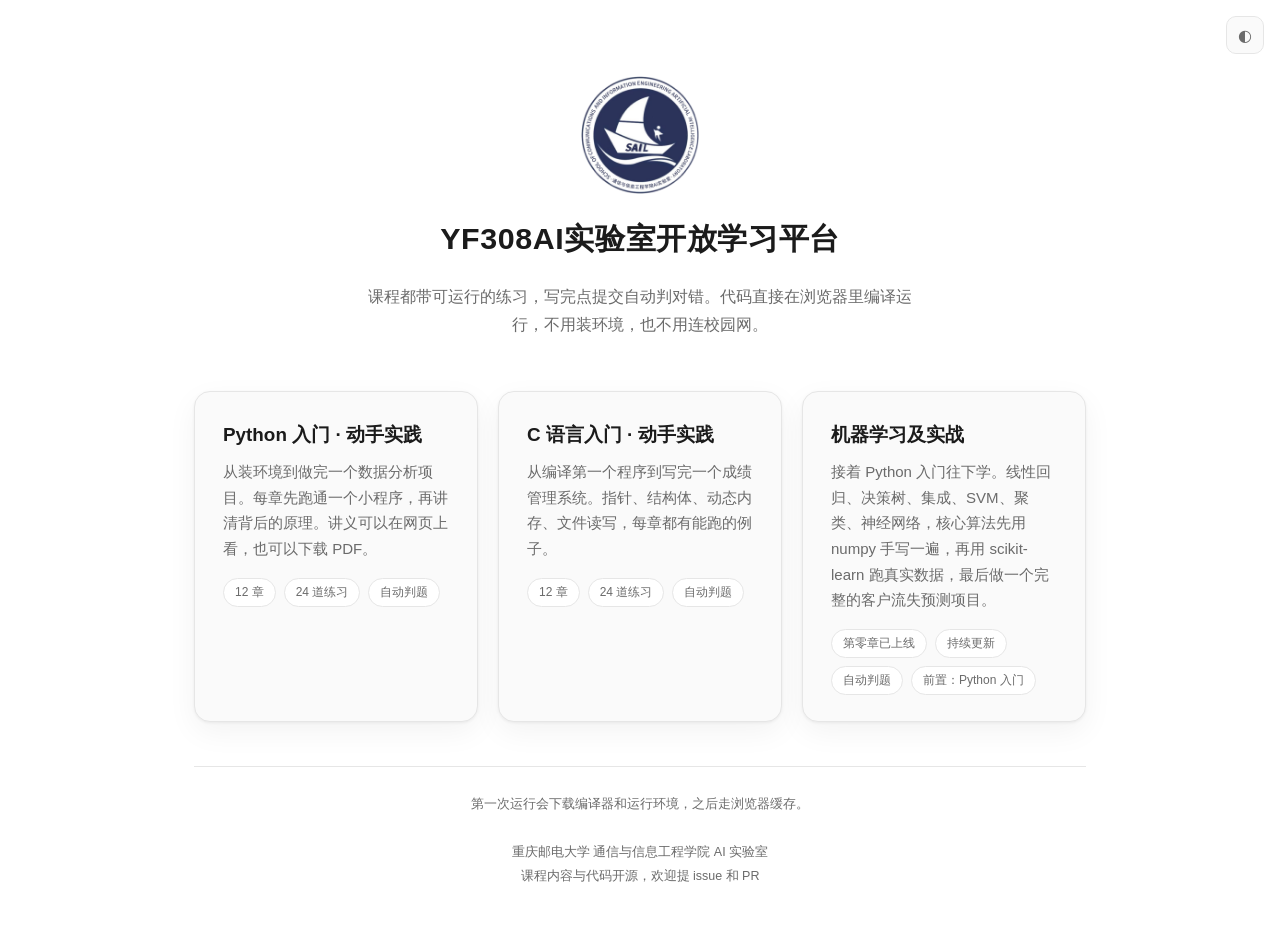
<file: index.html>
<!doctype html>
<html lang="zh">
<head>
<meta charset="utf-8">
<meta name="viewport" content="width=device-width, initial-scale=1">
<title>YF308AI实验室开放学习平台</title>
<link rel="icon" href="assets/favicon.png">
<link rel="apple-touch-icon" href="assets/logo-180.png">
<script src="assets/theme.js"></script>
<style>
:root{
  --bg:#ffffff; --fg:#1b1b1b; --muted:#6b6b6b; --line:#e6e6e6; --card:#fafafa;
  --brand:#30385c; --shadow:0 1px 3px rgba(0,0,0,.06),0 10px 30px rgba(0,0,0,.05);
}
:root[data-theme=dark]{
  --bg:#121316; --fg:#eceded; --muted:#9a9c9f; --line:#2a2c31; --card:#191b1f;
  --brand:#9fb0e8; --shadow:0 1px 3px rgba(0,0,0,.4),0 10px 30px rgba(0,0,0,.35);
}
*{box-sizing:border-box}
body{margin:0;background:var(--bg);color:var(--fg);font-size:16px;line-height:1.75;
  font-family:-apple-system,"Segoe UI",Roboto,"PingFang SC","Microsoft YaHei",sans-serif;
  -webkit-font-smoothing:antialiased}
a{color:inherit;text-decoration:none}
.theme{position:fixed;top:16px;right:16px;width:38px;height:38px;border-radius:10px;cursor:pointer;
  background:var(--card);border:1px solid var(--line);color:var(--muted);font-size:16px}
.wrap{max-width:940px;margin:0 auto;padding:76px 24px 60px}
.head{display:flex;flex-direction:column;align-items:center;text-align:center;gap:18px;margin-bottom:52px}
.head img{width:118px;height:118px}
.head h1{font-size:1.9rem;font-weight:700;margin:0;letter-spacing:.02em}
.head p{color:var(--muted);margin:0;max-width:560px}
.cards{display:grid;grid-template-columns:repeat(auto-fit,minmax(270px,1fr));gap:20px}
.card{display:block;background:var(--card);border:1px solid var(--line);border-radius:16px;
  padding:26px 28px;box-shadow:var(--shadow);transition:transform .15s,border-color .15s}
.card:hover{transform:translateY(-3px);border-color:var(--brand)}
.card h2{font-size:1.18rem;margin:0 0 8px;font-weight:680}
.card p{color:var(--muted);font-size:.94rem;margin:0 0 16px;line-height:1.7}
.meta{display:flex;flex-wrap:wrap;gap:8px}
.pill{font-size:12px;color:var(--muted);background:var(--bg);border:1px solid var(--line);
  border-radius:20px;padding:3px 11px}
.status{margin-top:44px;border-top:1px solid var(--line);padding-top:26px;
  color:var(--muted);font-size:13px;text-align:center;min-height:22px}
.foot{margin-top:26px;color:var(--muted);font-size:12.5px;text-align:center;line-height:1.9}
@media(max-width:620px){.wrap{padding:52px 18px 40px}.head img{width:92px;height:92px}.head h1{font-size:1.5rem}}
</style>
</head>
<body>
<button class="theme" onclick="toggleTheme()" title="切换深浅色">◐</button>
<div class="wrap">
  <div class="head">
    <img src="assets/logo.png" alt="YF308AI实验室">
    <h1>YF308AI实验室开放学习平台</h1>
    <p>课程都带可运行的练习，写完点提交自动判对错。代码直接在浏览器里编译运行，不用装环境，也不用连校园网。</p>
  </div>

  <div class="cards">
    <a class="card" href="python/index.html">
      <h2>Python 入门 · 动手实践</h2>
      <p>从装环境到做完一个数据分析项目。每章先跑通一个小程序，再讲清背后的原理。讲义可以在网页上看，也可以下载 PDF。</p>
      <div class="meta"><span class="pill">12 章</span><span class="pill">24 道练习</span><span class="pill">自动判题</span></div>
    </a>
    <a class="card" href="c/index.html">
      <h2>C 语言入门 · 动手实践</h2>
      <p>从编译第一个程序到写完一个成绩管理系统。指针、结构体、动态内存、文件读写，每章都有能跑的例子。</p>
      <div class="meta"><span class="pill">12 章</span><span class="pill">24 道练习</span><span class="pill">自动判题</span></div>
    </a>
    <a class="card" href="ml/index.html">
      <h2>机器学习及实战</h2>
      <p>接着 Python 入门往下学。线性回归、决策树、集成、SVM、聚类、神经网络，核心算法先用 numpy 手写一遍，再用 scikit-learn 跑真实数据，最后做一个完整的客户流失预测项目。</p>
      <div class="meta"><span class="pill">第零章已上线</span><span class="pill">持续更新</span><span class="pill">自动判题</span><span class="pill">前置：Python 入门</span></div>
    </a>
  </div>

  <div class="status" id="status">第一次运行会下载编译器和运行环境，之后走浏览器缓存。</div>

  <div class="foot">
    重庆邮电大学 通信与信息工程学院 AI 实验室<br>
    课程内容与代码开源，欢迎提 issue 和 PR
  </div>
</div>
</body>
</html>
</file>
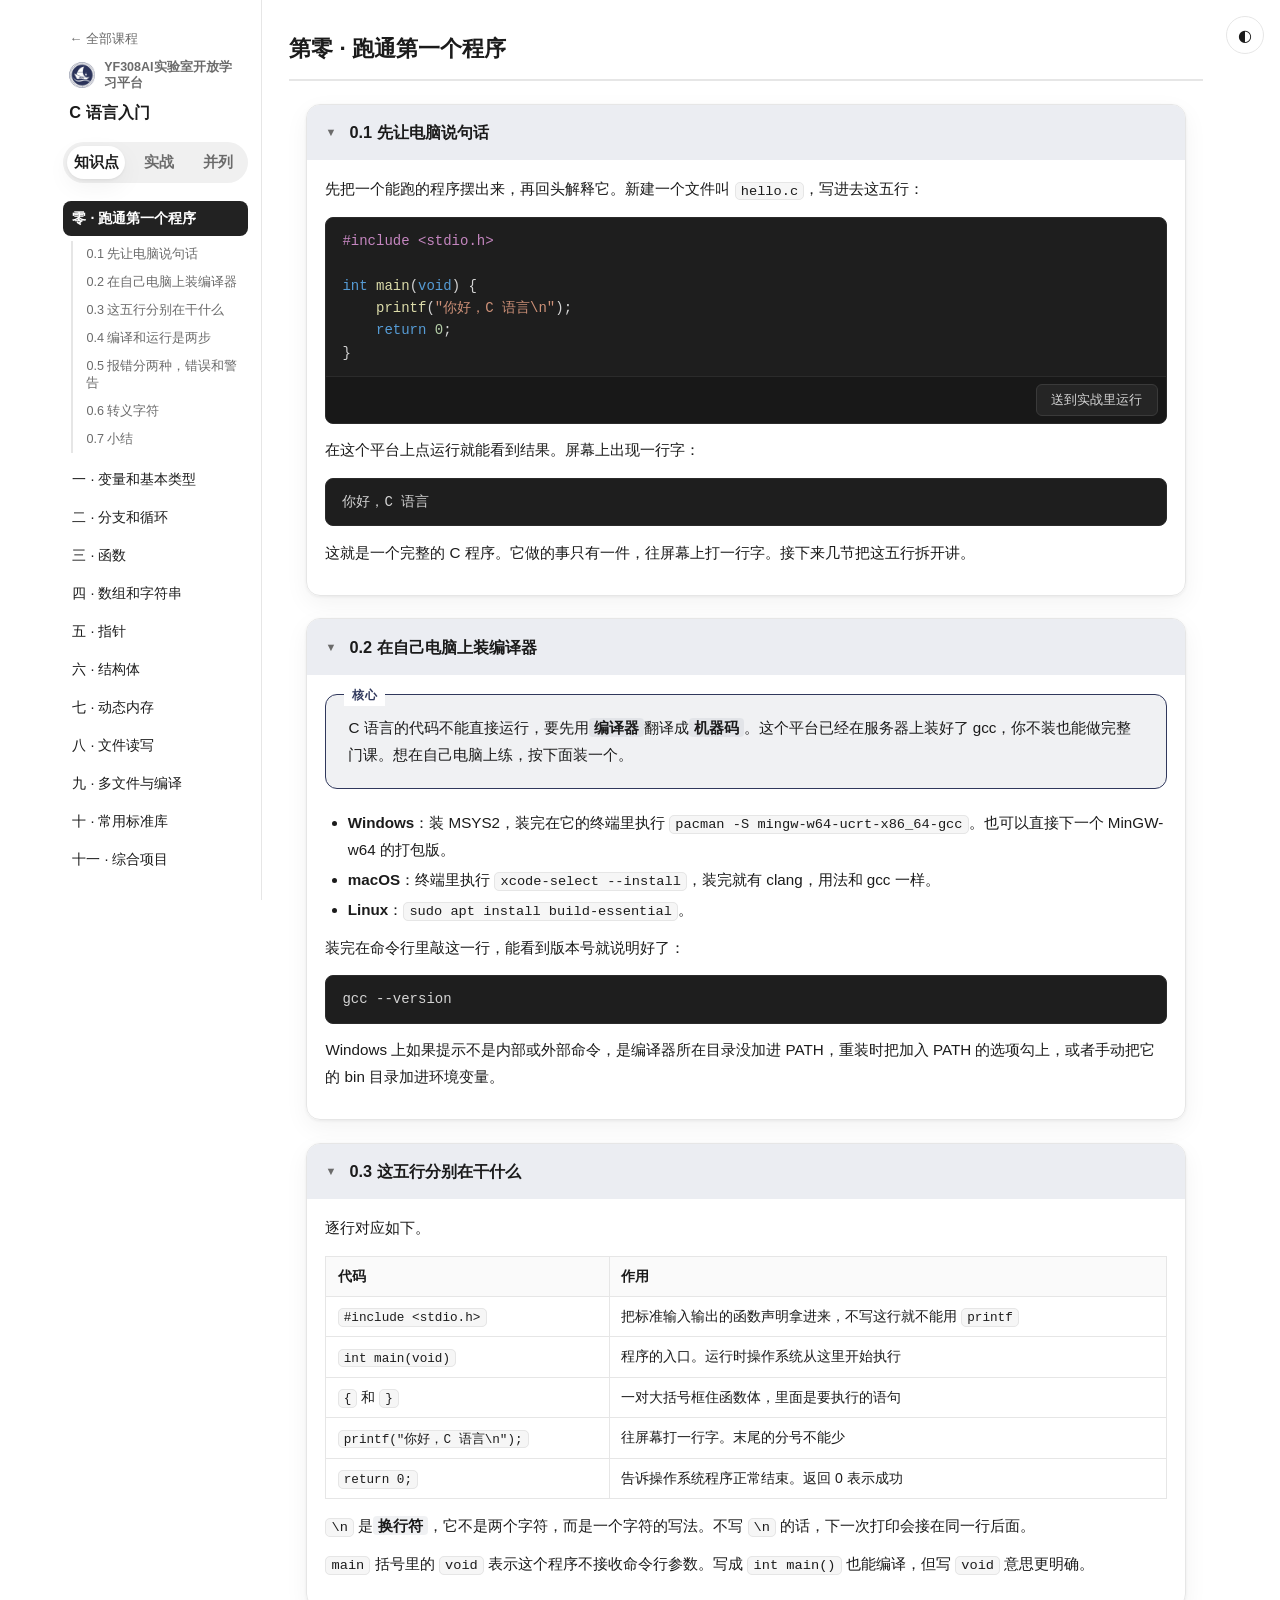
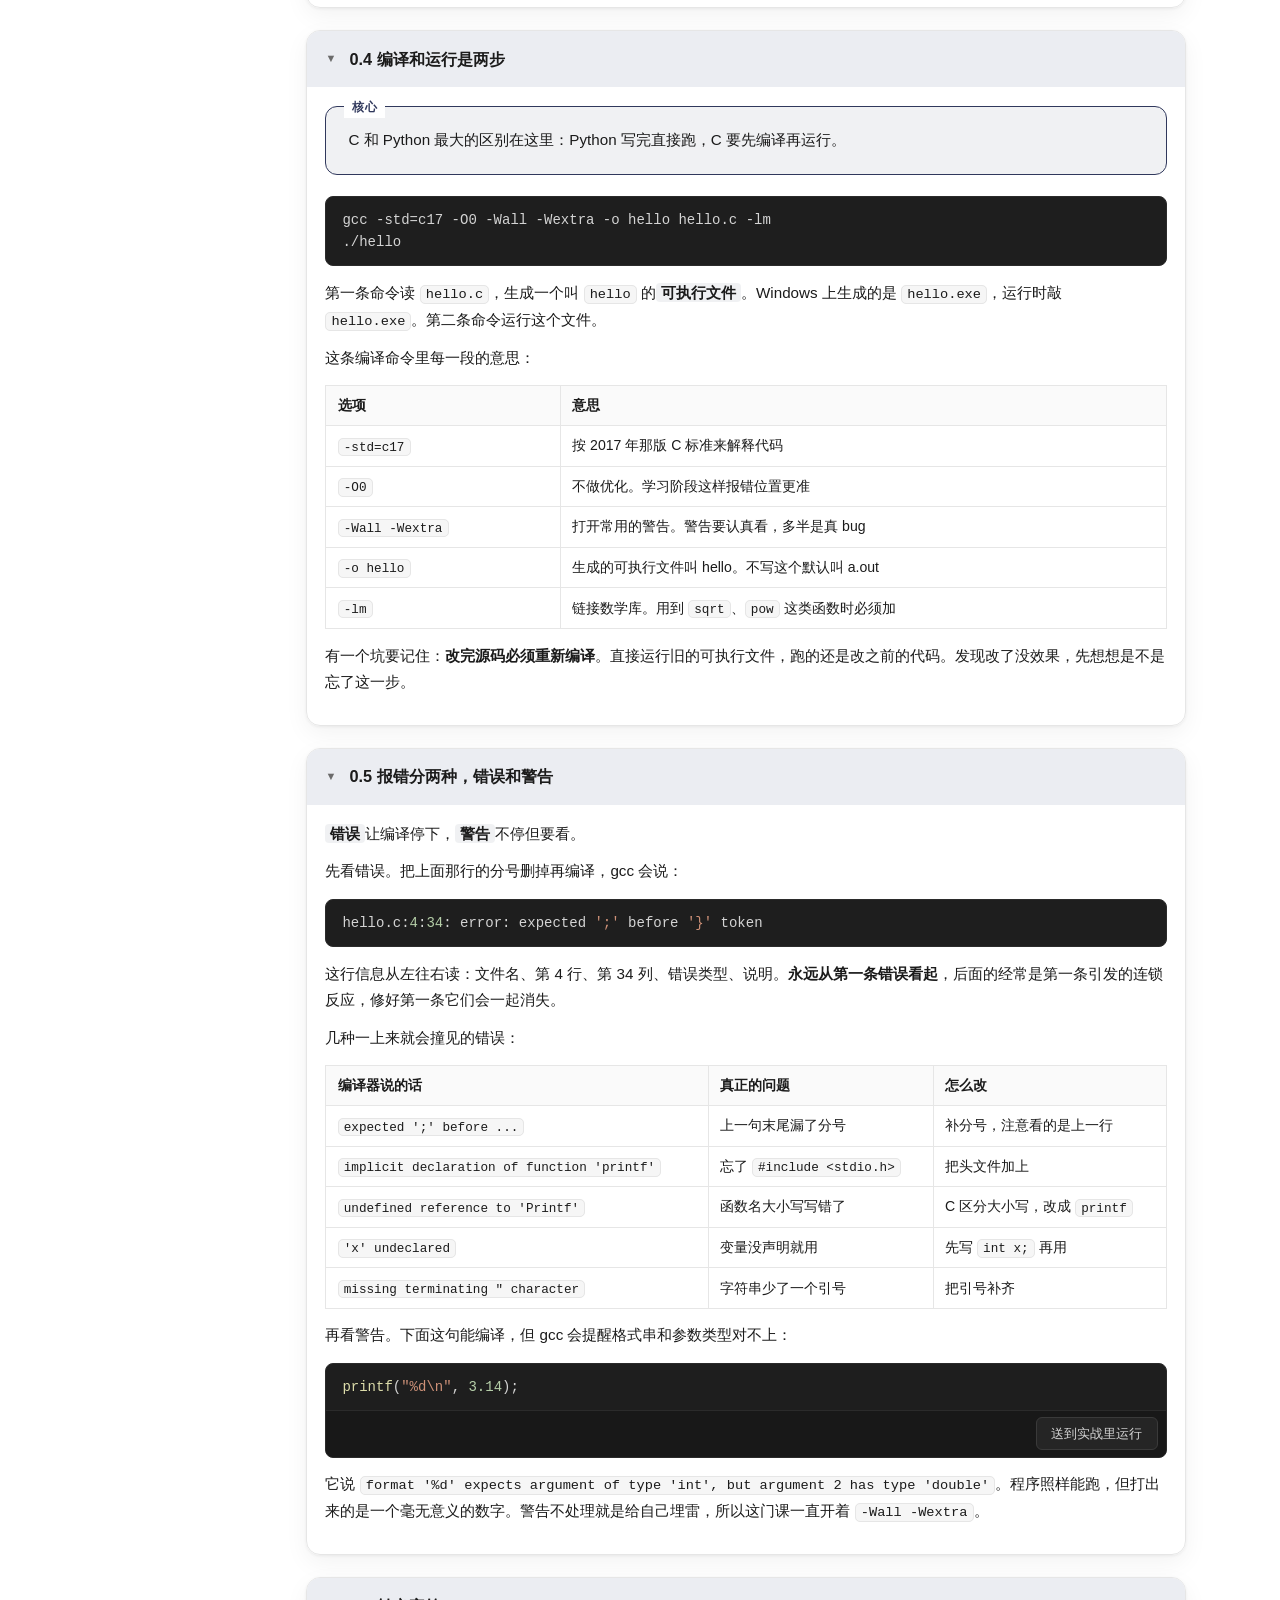
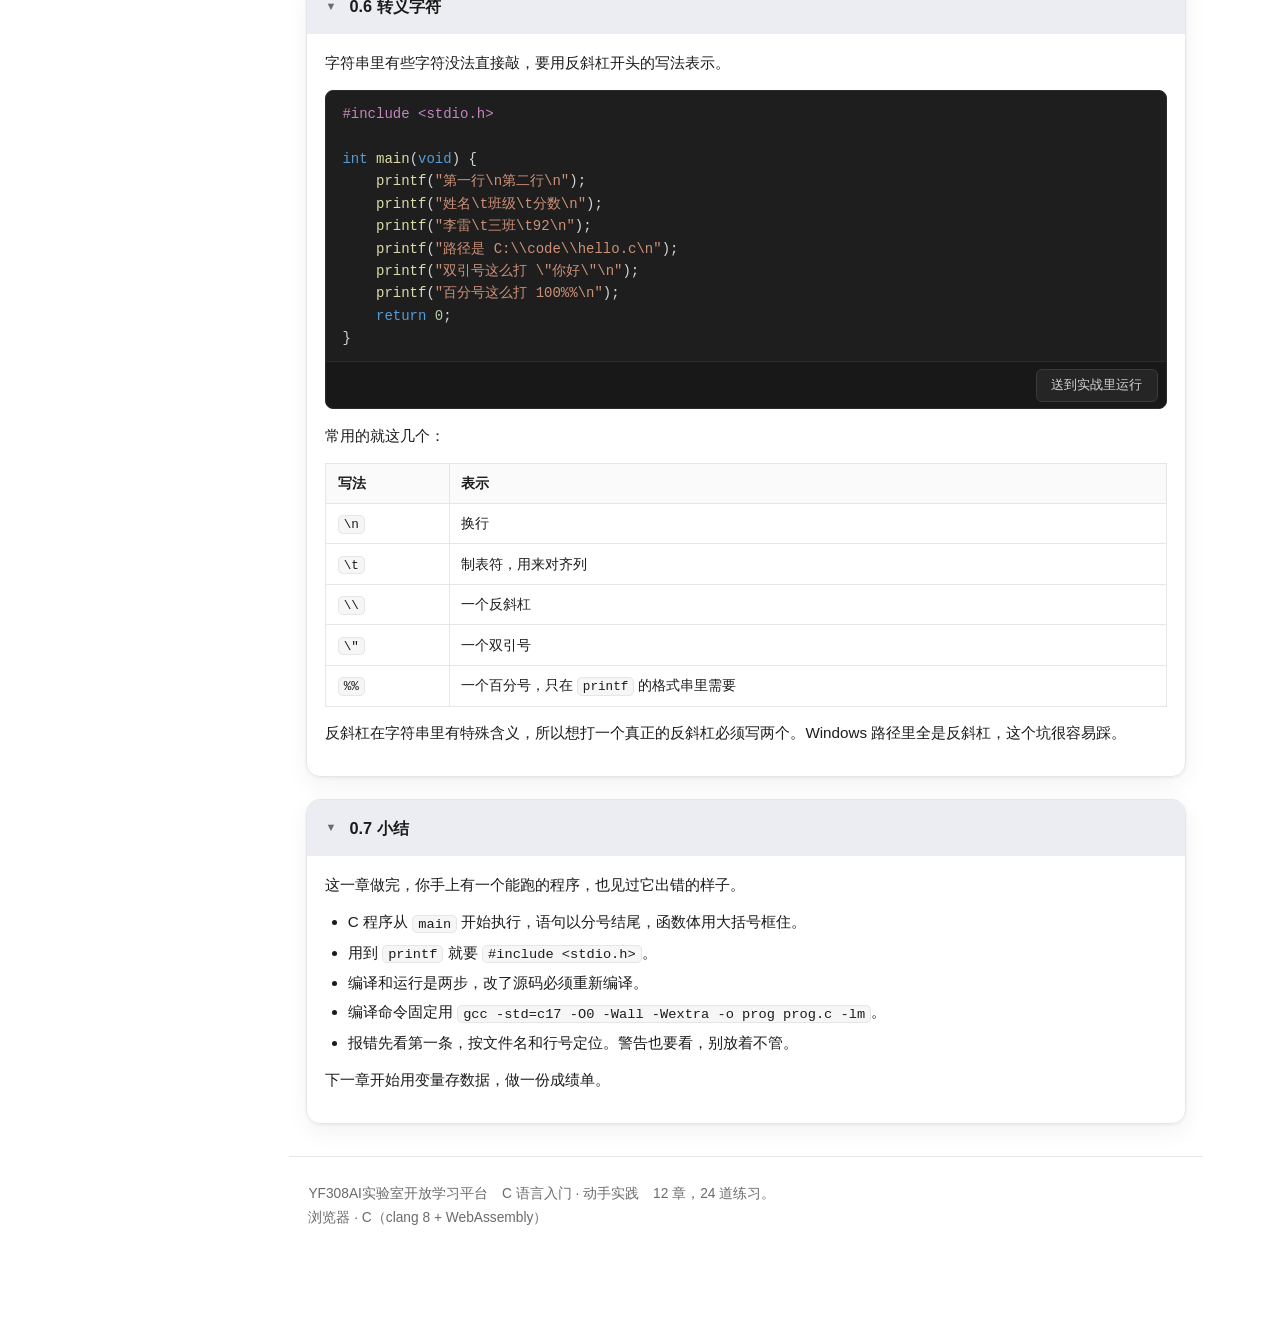
<file: c/index.html>
<!doctype html>
<html lang="zh">
<head>
<meta charset="utf-8">
<meta name="viewport" content="width=device-width, initial-scale=1">
<title>C 语言入门 · 动手实践 · YF308AI实验室开放学习平台</title>
<link rel="icon" href="../assets/favicon.png">
<link rel="apple-touch-icon" href="../assets/logo-180.png">
<style>
:root{
  --bg:#ffffff; --fg:#1b1b1b; --muted:#6b6b6b; --line:#e6e6e6; --card:#fafafa;
  --code-bg:#f6f6f6; --accent:#222; --ok:#2f7d3a; --warn:#8a6d00; --pill:#f0f0f0;
  --mono:"Cascadia Code",Consolas,"SF Mono",Menlo,"Microsoft YaHei",monospace;
  --headbg:#ebedf2;
  --shadow:0 1px 3px rgba(0,0,0,.06),0 8px 24px rgba(0,0,0,.05);
}
@media (prefers-color-scheme: dark){
  :root{ --bg:#151515; --fg:#e9e9e9; --muted:#9b9b9b; --line:#2b2b2b; --card:#1d1d1d;
    --code-bg:#191919; --accent:#e9e9e9; --ok:#7bc888; --warn:#d8bd5a; --pill:#242424; --headbg:#242731;
    --shadow:0 1px 3px rgba(0,0,0,.4),0 10px 30px rgba(0,0,0,.35);}
}
:root[data-theme="light"]{ --bg:#fff;--fg:#1b1b1b;--muted:#6b6b6b;--line:#e6e6e6;--card:#fafafa;--code-bg:#f6f6f6;--accent:#222;--ok:#2f7d3a;--warn:#8a6d00;--pill:#f0f0f0;--headbg:#ebedf2;}
:root[data-theme="dark"]{ --bg:#151515;--fg:#e9e9e9;--muted:#9b9b9b;--line:#2b2b2b;--card:#1d1d1d;--code-bg:#191919;--accent:#e9e9e9;--ok:#7bc888;--warn:#d8bd5a;--pill:#242424;--headbg:#242731;}
*{box-sizing:border-box}
html{scroll-behavior:smooth}
body{margin:0;background:var(--bg);color:var(--fg);
  font-family:-apple-system,"Segoe UI","PingFang SC","Microsoft YaHei",sans-serif;
  line-height:1.75;font-size:16px;-webkit-font-smoothing:antialiased}
code{font-family:var(--mono)}
/* 按钮和输入框默认不继承字体，会掉回 Arial，和正文不是一套 */
button,input,select,textarea{font-family:inherit}

/* 布局 */
.app{display:flex;align-items:flex-start;max-width:1180px;margin:0 auto}
.sidebar{position:sticky;top:0;align-self:flex-start;width:212px;flex:0 0 212px;height:100vh;
  overflow-y:auto;border-right:1px solid var(--line);padding:1.5rem .8rem}
.sidebar .brand{margin:0 .4rem 1.1rem}
.sidebar .brand .back{display:inline-block;color:var(--muted);font-size:.82rem;
  text-decoration:none;padding:0 0 .5rem}
.sidebar .brand .back:hover{color:var(--fg)}
.brand-mini{display:flex;align-items:center;gap:9px;margin-bottom:10px}
.brand-mini img{width:26px;height:26px}
.brand-mini span{font-size:12.5px;font-weight:600;color:var(--muted);line-height:1.3}
.sidebar .brand .tname{font-weight:700;font-size:1.02rem;line-height:1.4;margin-top:.3rem}
.content{flex:1;min-width:0;padding:1.8rem 1.7rem 4rem}
.part-title{font-size:1.4rem;font-weight:700;margin:0 0 1.4rem;
  padding-bottom:.7rem;border-bottom:2px solid var(--line)}
.view{display:none}
.view.on{display:block}
.vtoggle{display:flex;gap:.25rem;background:var(--pill);border-radius:999px;padding:.25rem;margin-bottom:1.1rem}
.vtoggle button{flex:1;border:0;background:transparent;color:var(--muted);padding:.45rem 0;
  border-radius:999px;cursor:pointer;font-weight:600;font-size:.92rem}
.vtoggle button.on{background:var(--bg);color:var(--fg);box-shadow:var(--shadow)}
.chaps{display:flex;flex-direction:column;gap:.15rem}
.chaps .chap{text-align:left;border:0;background:transparent;color:var(--fg);
  padding:.52rem .6rem;border-radius:8px;cursor:pointer;font-size:.9rem;transition:.12s;width:100%}
.chaps .chap:hover{background:var(--card)}
.chaps .chap.on{background:var(--accent);color:var(--bg);font-weight:600}
.subs{display:flex;flex-direction:column;gap:.04rem;margin:.15rem 0 .4rem;
  border-left:2px solid var(--line);padding-left:.3rem;margin-left:.5rem}
.chaps .sub{display:block;text-align:left;border:0;background:transparent;color:var(--muted);
  margin:0;max-width:none;width:100%;
  padding:.32rem .55rem;border-radius:6px;cursor:pointer;font-size:.79rem;line-height:1.35;transition:.12s}
.chaps .sub:hover{background:var(--card);color:var(--fg)}
.fontctl{display:flex;align-items:center;gap:.4rem;margin-top:1.4rem;padding:0 .4rem;color:var(--muted);font-size:.82rem}
.fontctl button{border:1px solid var(--line);background:var(--bg);color:var(--fg);width:28px;height:26px;border-radius:6px;cursor:pointer;font-size:.85rem}
.fontctl button:hover{background:var(--card)}
.theme{position:fixed;top:1rem;right:1rem;border:1px solid var(--line);background:var(--bg);
  color:var(--fg);border-radius:999px;width:38px;height:38px;cursor:pointer;font-size:1rem;z-index:30}
footer{color:var(--muted);font-size:.86rem;padding:1.6rem 1.2rem 3rem;border-top:1px solid var(--line);max-width:1000px;margin:2rem auto 0}

/* 讲义正文 */
.sec{max-width:880px;margin:0 auto 1.4rem;border:1px solid var(--line);border-radius:14px;
  overflow:hidden;box-shadow:var(--shadow)}
.sec-h{display:flex;align-items:center;gap:10px;background:var(--headbg);padding:.85rem 1.15rem;
  font-weight:700;font-size:1.02rem;cursor:pointer;user-select:none}
.sec-h:hover .caret{color:var(--fg)}
.caret{flex:none;width:14px;color:var(--muted);font-size:11px;transition:transform .15s}
.caret::before{content:"▼";display:block}
.sec.off .caret{transform:rotate(-90deg)}
.sec.off .sec-b{display:none}
.sec-b{padding:.3rem 1.15rem 1.1rem;font-size:.95rem}
.sec-b p{margin:.7rem 0}
.sec-b ul,.sec-b ol{margin:.6rem 0;padding-left:1.4rem}
.sec-b li{margin:.2rem 0}
.sec-b>p>code,.sec-b li code,.sec-b td code,.sec-b th code{background:var(--code-bg);
  border:1px solid var(--line);border-radius:5px;padding:.05rem .32rem;font-size:.9em}
.sec-b img{max-width:100%;border-radius:8px;border:1px solid var(--line)}
.lec-h{font-size:1.02rem;font-weight:700;margin:1.9rem 0 .8rem;line-height:1.55}
.lec-cap{font-size:13px;font-weight:650;color:var(--muted);margin:0 0 .4rem}
.sec-b>.lec-h:first-child{margin-top:.7rem}
:root{ --fig:#30385c; --fig-soft:rgba(48,56,92,.07) }
:root[data-theme=dark]{ --fig:#9fb0e8; --fig-soft:rgba(159,176,232,.10) }

.lec-core{position:relative;margin:.9rem 0 1.3rem;padding:20px 22px 6px;border:1px solid var(--fig);
  border-radius:12px;background:var(--fig-soft)}
.lec-core-k{position:absolute;top:-10px;left:18px;background:var(--bg);padding:0 8px;
  font-size:12px;font-weight:700;letter-spacing:.5px;color:var(--fig)}
.lec-core p{margin:0 0 14px}
.lec-key{background:var(--fig-soft);color:inherit;border-radius:4px;padding:1px 5px;font-weight:650}

.lec-tbl{overflow-x:auto;margin:.85rem 0}
.lec-tbl table{border-collapse:collapse;font-size:.88rem;min-width:100%}
.lec-tbl th,.lec-tbl td{border:1px solid var(--line);padding:.45rem .7rem;text-align:left;vertical-align:top}
.lec-tbl th{background:var(--card);font-weight:600}
.snip{margin:.85rem 0;border:1px solid #2b2b2b;border-radius:8px;overflow:hidden;background:#1e1e1e}
.snip pre{margin:0;padding:.75rem 1rem;overflow-x:auto;color:#d4d4d4;
  font-family:var(--mono);font-size:var(--edfs,14px);line-height:1.6;tab-size:4}
.snip-bar{display:flex;justify-content:flex-end;padding:.4rem .5rem;background:#181818;border-top:1px solid #2b2b2b}
.snip-bar button{border:1px solid #3a3a3a;background:#252525;color:#d4d4d4;font-size:.83rem;
  padding:.4rem .9rem;border-radius:6px;cursor:pointer}
.snip-bar button:hover{background:#303030;color:#fff}

/* 练习卡片 */
.ex{border:1px solid var(--line);border-radius:14px;margin:1.2rem auto;max-width:880px;
  overflow:hidden;box-shadow:var(--shadow)}
.ex-h{background:var(--card);padding:.9rem 1.1rem;font-weight:700;display:flex;gap:.6rem;align-items:baseline}
.ex-h .tag{font-size:.72rem;color:var(--bg);background:var(--accent);border-radius:20px;padding:.12rem .6rem;white-space:nowrap}
.ex-b{padding:.5rem 1.1rem 1.1rem}
.ex-b p{margin:.75rem 0}
details.fold{margin:.6rem 0;border:1px solid var(--line);border-radius:9px;background:var(--code-bg)}
details.fold>summary{cursor:pointer;padding:.6rem .95rem;font-size:.9rem;user-select:none;font-weight:600}
details.fold>summary:hover{color:var(--accent)}
details.fold pre{margin:0;padding:.95rem 1.1rem;overflow-x:auto;border-top:1px solid var(--line);
  font-family:var(--mono);font-size:.84rem;line-height:1.6;tab-size:4}
details.fold pre.hlpre{background:#1e1e1e;color:#d4d4d4}
.hint{padding:.65rem .95rem;color:var(--muted);font-size:.92rem}
.exp{color:var(--ok);font-weight:700}

/* 代码单元 */
.cell{display:flex;border:1px solid #2b2b2b;border-radius:8px;overflow:hidden;background:#1e1e1e;margin-top:.4rem}
.cell.out{margin-top:.5rem}
.gutter{flex:0 0 54px;background:#181818;padding:.7rem .45rem;text-align:right;
  font-family:var(--mono);font-size:.72rem;color:#6a9bd1;user-select:none;
  display:flex;flex-direction:column;align-items:flex-end;gap:.5rem}
.gutter .play{border:0;background:transparent;color:#4ec9b0;cursor:pointer;font-size:1rem;padding:0;line-height:1}
.gutter .play:hover{color:#7fe9d4}
.gutter .outp{color:#c586c0}
.edwrap{position:relative;flex:1;min-width:0}
.edwrap pre.hl,.edwrap textarea{margin:0;padding:.7rem 1rem;box-sizing:border-box;
  font-family:var(--mono);font-size:var(--edfs,14px);line-height:1.6;
  tab-size:4;white-space:pre;overflow-wrap:normal;letter-spacing:0;border:0}
.edwrap pre.hl{position:absolute;inset:0;overflow:hidden;color:#d4d4d4;pointer-events:none}
.edwrap textarea{position:relative;display:block;width:100%;height:var(--cellh,300px);min-height:110px;
  outline:0;resize:vertical;background:transparent;color:transparent;caret-color:#e6e6e6;overflow:auto}
.edwrap textarea::selection{background:#264f78;color:transparent}
.ckw{color:#569cd6}.cst{color:#ce9178}.ccm{color:#6a9955}.cnu{color:#b5cea8}.cbi{color:#dcdcaa}.cpr{color:#c586c0}
.output{margin:0;padding:.7rem 1rem;background:#1e1e1e;color:#d4d4d4;
  font-family:var(--mono);font-size:var(--edfs,14px);line-height:1.55;
  white-space:pre-wrap;max-height:400px;overflow:auto}
.outhead{padding:.45rem 1rem;background:#2a1f1f;color:#e0a0a0;font-size:.82rem;font-weight:600;
  border-bottom:1px solid #3a2a2a}
.figs{display:flex;flex-wrap:wrap;gap:10px;padding:0 0 6px}
.figs img{max-width:100%;background:#fff;border-radius:8px;padding:6px;border:1px solid var(--line)}

/* 操作条与判题 */
.exbar{display:flex;gap:.55rem;align-items:center;margin:.6rem 0;flex-wrap:wrap}
.exbar button{border:1px solid var(--line);background:var(--bg);color:var(--fg);font-size:.88rem;
  height:38px;padding:0 1.05rem;border-radius:7px;cursor:pointer}
.exbar button:hover{background:var(--card)}
.exbar .runall{background:#0e639c;color:#fff;border-color:#0e639c;font-weight:600}
.exbar .runall:hover{background:#1177bb}
.exbar .runall:disabled,.exbar .submit:disabled{opacity:.5;cursor:default}
.exbar .submit{background:#2e7d32;color:#fff;border-color:#2e7d32;font-weight:600}
.exbar .submit:hover{background:#388e3c}
.runstat{color:var(--muted);font-size:.85rem;margin-left:auto}
.stdinrow{display:none;margin:.55rem 0 0}
.stdinrow input{width:100%;height:44px;background:var(--code-bg);color:var(--fg);
  border:1px solid var(--line);border-radius:8px;padding:0 13px;font-size:14px;font-family:var(--mono)}
.stdinrow textarea{width:100%;min-height:62px;background:var(--code-bg);color:var(--fg);
  border:1px solid var(--line);border-radius:8px;padding:10px 13px;font-size:14px;
  font-family:var(--mono);resize:vertical}
.judge{margin:.55rem 0 0;padding:.7rem .9rem;border:1px solid var(--line);border-radius:8px;
  background:var(--bg);font-size:.87rem;line-height:1.7}
.judge.ok{border-color:#2e7d32}
.judge.no{border-color:#b8860b}
.judge .jtitle{font-weight:600;margin-bottom:.35rem}
.judge ul{margin:.3rem 0 0;padding-left:1.2rem}
.judge li{margin:.12rem 0}
.judge li.y{color:#2e7d32}
.judge li.n{color:var(--muted)}
.empty{color:var(--muted);max-width:880px;margin:0 auto}

@media(max-width:820px){
  .app{flex-direction:column}
  .sidebar{position:static;width:auto;flex:none;height:auto;border-right:0;border-bottom:1px solid var(--line);padding:1rem}
  .content{padding:1.3rem 1.1rem 3rem;width:100%}   /* 竖排时不被宽表格和公式撑出屏幕 */
  .chaps{flex-direction:row;flex-wrap:wrap;justify-content:flex-start}
  .chaps .chap{border:1px solid var(--line);border-radius:999px;padding:.32rem .8rem;font-size:.84rem;width:auto}
  .subs{flex-basis:100%;flex-direction:column;align-items:flex-start;margin:.15rem 0 .4rem 1rem}
}
</style>
</head>
<script src="../assets/theme.js"></script>
<script src="../assets/runner.js"></script>
<script src="../assets/lecture.js"></script>
<body>
<button class="theme" onclick="toggleTheme()" title="切换深浅色">◐</button>
<div class="app" id="app">
  <aside class="sidebar">
    <div class="brand">
      <a class="back" href="../index.html">← 全部课程</a>
      <div class="brand-mini"><img src="../assets/logo.png" alt=""><span>YF308AI实验室开放学习平台</span></div>
      <div class="tname">C 语言入门</div>
    </div>
    <div class="vtoggle">
      <button id="seg-know" class="on" onclick="setView('know')">知识点</button>
      <button id="seg-lab" onclick="setView('lab')">实战</button>
    </div>
    <nav class="chaps" id="parts"></nav>
    <div class="fontctl">代码字号 <button onclick="setFont(-1)">A-</button><button onclick="setFont(1)">A+</button></div>
  </aside>
  <div class="content">
    <div id="view-know" class="view on">
      <div class="part-title" id="know-title"></div>
      <div id="know-body"></div>
    </div>
    <div id="view-lab" class="view">
      <div class="part-title" id="lab-title"></div>
      <div id="lab-body"></div>
    </div>
    <footer id="foot"></footer>
  </div>
</div>
<script>
/* ---------- 数据 ---------- */
/* 真实课程内容在 data/course.json，取不到时用下面这份样例把页面跑起来。 */
const DEMO = {
  chapters: [
    {n:0, title:"跑通第一个程序", sections:[
      {h:"0.1 先让电脑说句话", body:
`C 语言的程序从 `+"`main`"+` 函数开始跑。下面这段是能编译运行的最小程序。

\`\`\`c
#include <stdio.h>

int main(void) {
    printf("你好，C 语言\\n");
    return 0;
}
\`\`\`

三件事要记住：

- \`#include <stdio.h>\` 把输入输出的函数声明拿进来，没有它 \`printf\` 用不了。
- \`main\` 是入口，\`return 0\` 表示正常结束。
- 每条语句以分号结尾，字符串里的 \`\\n\` 是换行。`},
      {h:"0.2 编译和运行是两步", body:
`Python 写完直接跑，C 要先编译成可执行文件再跑。编译不过就根本不会执行。

| 步骤 | 命令 | 出错时看什么 |
| --- | --- | --- |
| 编译 | \`gcc hello.c -o hello\` | 报错里的行号和 \`error:\` |
| 运行 | \`./hello\` | 程序自己打印的内容 |

**编译报错先看第一条。** 后面的错误常常是第一条引起的连锁反应，改掉第一条再重新编译。`},
      {h:"0.3 读入一个数", body:
`\`scanf\` 从键盘读数据，要在变量名前加取地址符 \`&\`。

\`\`\`c
#include <stdio.h>

int main(void) {
    int age;
    scanf("%d", &age);
    printf("明年你 %d 岁\\n", age + 1);
    return 0;
}
\`\`\`

常用的占位符有四个：

1. \`%d\` 整数
2. \`%f\` 小数
3. \`%s\` 字符串
4. \`%c\` 单个字符`}]},
    {n:1, title:"变量和基本类型", sections:[
      {h:"1.1 变量要先声明类型", body:
`C 的变量必须先写明类型再使用，类型定了就不能换。

\`\`\`c
#include <stdio.h>

int main(void) {
    int count = 3;
    double price = 12.5;
    char grade = 'A';
    printf("%d 件，共 %.2f 元，评级 %c\\n", count, count * price, grade);
    return 0;
}
\`\`\`

常用类型有这几种：

1. \`int\` 整数，一般 4 字节。
2. \`double\` 双精度小数，算钱和平均值都用它。
3. \`char\` 单个字符，用单引号写。`},
      {h:"1.2 整数相除会截断", body:
`两个整数相除，结果直接丢掉小数部分。

\`\`\`c
#include <stdio.h>

int main(void) {
    int a = 7, b = 2;
    printf("%d\\n", a / b);
    printf("%.2f\\n", (double)a / b);
    return 0;
}
\`\`\`

第一行打印 3，第二行打印 3.50。想要小数就把其中一个转成 \`double\`。`}]}
  ],
  lab: {
    "0": [
      {tag:"练习 0.1", title:"打印一张名片",
       task:"用 printf 打印三行：上下各一行 24 个减号的分隔线，中间一行是你的名字。",
       hint:"分隔线可以直接写死在字符串里，也可以用 for 循环打印 24 个减号。别忘了每行末尾的 \\n。",
       start:
`#include <stdio.h>

int main(void) {
    /* 打印一行 24 个减号 */

    /* 打印名字 */

    /* 再打印一行 24 个减号 */
    return 0;
}`,
       sol:
`#include <stdio.h>

int main(void) {
    printf("------------------------\\n");
    printf("张三\\n");
    printf("------------------------\\n");
    return 0;
}`,
       exp:"三行输出，上下对齐。printf 不会自动换行，行末要自己写 \\n。"},
      {tag:"练习 0.2", title:"读两个数求和",
       task:"从键盘读入两个整数，打印它们的和。",
       hint:"scanf(\"%d %d\", &a, &b) 一次读两个数。两个数可以写在同一行用空格隔开。",
       start:
`#include <stdio.h>

int main(void) {
    int a, b;
    /* 读入 a 和 b */

    /* 打印 a + b */
    return 0;
}`,
       sol:
`#include <stdio.h>

int main(void) {
    int a, b;
    scanf("%d %d", &a, &b);
    printf("%d\\n", a + b);
    return 0;
}`,
       exp:"输入 3 和 5，输出 8。scanf 里变量名前面必须加 &，漏了会崩。"}
    ],
    "1": [
      {tag:"练习 1.1", title:"摄氏度转华氏度",
       task:"读入一个摄氏温度，按华氏等于摄氏乘 1.8 加 32 换算，结果保留一位小数。",
       hint:"温度用 double 存。保留一位小数的格式是 %.1f。",
       start:
`#include <stdio.h>

int main(void) {
    double c;
    /* 读入摄氏度 */

    /* 换算并打印，保留一位小数 */
    return 0;
}`,
       sol:
`#include <stdio.h>

int main(void) {
    double c;
    scanf("%lf", &c);
    printf("%.1f\\n", c * 1.8 + 32);
    return 0;
}`,
       exp:"输入 36.5，输出 97.7。读 double 用 %lf，读 float 才用 %f。"},
      {tag:"练习 1.2", title:"算平均分",
       task:"读入三门课的整数成绩，打印总分和平均分，平均分保留两位小数。",
       hint:"三个整数相加还是整数，除以 3 之前先转成 double，否则小数部分会被丢掉。",
       start:
`#include <stdio.h>

int main(void) {
    int a, b, c;
    /* 读入三个成绩 */

    /* 打印总分和平均分 */
    return 0;
}`,
       sol:
`#include <stdio.h>

int main(void) {
    int a, b, c;
    scanf("%d %d %d", &a, &b, &c);
    int sum = a + b + c;
    printf("%d %.2f\\n", sum, (double)sum / 3);
    return 0;
}`,
       exp:"输入 90 85 78，总分 253，平均分 84.33。整数相除会截断，一定要先转类型。"}
    ]
  }
};

const CN = ["零","一","二","三","四","五","六","七","八","九","十","十一","十二","十三","十四","十五"];
let CHAPS = [], LABS = {}, SNIPS = [];
let view = "know", part = 0;

function chapOf(n){ return CHAPS.find(c => Number(c.n) === Number(n)); }
function labOf(n){ return LABS[String(n)] || LABS[n] || []; }
function partName(n){ const c = chapOf(n); const num = CN[Number(n)] || String(n); return num + " · " + (c ? c.title : ""); }
function escapeHtml(s){ return String(s == null ? "" : s).replace(/&/g,"&amp;").replace(/</g,"&lt;").replace(/>/g,"&gt;"); }

/* ---------- C 语法着色 ---------- */
const KW = new Set(["int","char","float","double","void","long","short","unsigned","signed",
  "struct","union","enum","typedef","const","static","extern","sizeof","return","if","else",
  "for","while","do","switch","case","break","continue","goto","default","NULL",
  "register","volatile","auto","inline","restrict","bool","true","false"]);
const FN = new Set(["printf","scanf","malloc","free","strlen","strcpy","strcmp","memset",
  "fopen","fclose","fprintf","fscanf","puts","putchar","getchar","gets","sprintf","sscanf",
  "strcat","strncpy","strncmp","strstr","memcpy","calloc","realloc","exit","abs","fabs",
  "sqrt","pow","rand","srand","qsort","atoi","atof","fgets","fputs","feof","main"]);
const RE_NUM = /^(?:0[xX][0-9a-fA-F]+|\d+\.?\d*(?:[eE][-+]?\d+)?)[uUlLfF]*/;
const RE_ID = /^[A-Za-z_]\w*/;
const RE_PRE = /^#[ \t]*[A-Za-z_]+(?:[ \t]*<[^>\n]*>)?/;

function highlight(code){
  let out = "", i = 0;
  const n = code.length;
  while(i < n){
    const c = code[i];
    if(c === "/" && code[i+1] === "/"){
      let j = code.indexOf("\n", i); if(j < 0) j = n;
      out += '<span class="ccm">' + escapeHtml(code.slice(i, j)) + "</span>"; i = j; continue;
    }
    if(c === "/" && code[i+1] === "*"){
      let j = code.indexOf("*/", i + 2); j = j < 0 ? n : j + 2;
      out += '<span class="ccm">' + escapeHtml(code.slice(i, j)) + "</span>"; i = j; continue;
    }
    if(c === '"' || c === "'"){
      let j = i + 1;
      while(j < n && code[j] !== c && code[j] !== "\n"){ if(code[j] === "\\") j++; j++; }
      j = Math.min(j + 1, n);
      out += '<span class="cst">' + escapeHtml(code.slice(i, j)) + "</span>"; i = j; continue;
    }
    if(c === "#"){
      const m = RE_PRE.exec(code.slice(i));
      if(m){ out += '<span class="cpr">' + escapeHtml(m[0]) + "</span>"; i += m[0].length; continue; }
    }
    if(c >= "0" && c <= "9"){
      const m = RE_NUM.exec(code.slice(i));
      if(m){ out += '<span class="cnu">' + m[0] + "</span>"; i += m[0].length; continue; }
    }
    if(/[A-Za-z_]/.test(c)){
      const w = RE_ID.exec(code.slice(i))[0];
      if(KW.has(w)) out += '<span class="ckw">' + w + "</span>";
      else if(FN.has(w)) out += '<span class="cbi">' + w + "</span>";
      else out += w;
      i += w.length; continue;
    }
    out += escapeHtml(c); i++;
  }
  return out;
}

/* ---------- 编辑器 ---------- */
let EDFS = 14, CID = 0;
function setFont(d){ EDFS = Math.max(10, Math.min(24, EDFS + d)); document.documentElement.style.setProperty("--edfs", EDFS + "px"); }
function onEdit(id){
  setTimeout(function(){ syncStdin(id); }, 0);
  const ta = document.getElementById(id), hl = document.getElementById("hl-" + id);
  if(!ta || !hl) return;
  hl.innerHTML = highlight(ta.value) + "\n";
  hl.scrollTop = ta.scrollTop; hl.scrollLeft = ta.scrollLeft;
}
function syncScroll(id){
  const ta = document.getElementById(id), hl = document.getElementById("hl-" + id);
  hl.scrollTop = ta.scrollTop; hl.scrollLeft = ta.scrollLeft;
}
function keyHandler(ev, cid){
  if(ev.key === "Tab"){
    ev.preventDefault();
    const t = ev.target, s = t.selectionStart, en = t.selectionEnd;
    t.value = t.value.slice(0, s) + "    " + t.value.slice(en);
    t.selectionStart = t.selectionEnd = s + 4; onEdit(cid);
  } else if(ev.key === "Enter" && (ev.ctrlKey || ev.metaKey || ev.shiftKey)){
    ev.preventDefault(); runCell(cid);
  }
}
/* 编辑器高度按行数给，短程序不留一大片空白 */
function cellH(code){
  const lines = String(code).split(/\n/).length;
  return Math.min(520, Math.max(150, (lines + 2) * 23));
}
function cellHTML(cid, code){
  const h = cellH(code);
  return `<div class="cell" id="wrap-${cid}" style="--cellh:${h}px">
      <div class="gutter"><button class="play" title="运行" onclick="runCell('${cid}')">▶</button><span>In</span></div>
      <div class="edwrap">
        <pre class="hl" id="hl-${cid}"></pre>
        <textarea class="editor" id="${cid}" spellcheck="false" oninput="onEdit('${cid}')" onscroll="syncScroll('${cid}')" onkeydown="keyHandler(event,'${cid}')">${escapeHtml(code)}</textarea>
      </div>
    </div>
    <div class="cell out" id="outcell-${cid}" style="display:none">
      <div class="gutter"><span class="outp">Out</span></div>
      <div style="flex:1;min-width:0">
        <div class="outhead" id="ohead-${cid}" style="display:none"></div>
        <pre class="output" id="out-${cid}"></pre>
        <div class="figs" id="figs-${cid}"></div>
      </div>
    </div>`;
}

/* ---------- 知识点 ---------- */
function renderKnow(){
  document.getElementById("know-title").textContent = "第" + partName(part);
  const c = chapOf(part);
  SNIPS = [];
  const secs = (c && c.sections) || [];
  if(!secs.length){
    document.getElementById("know-body").innerHTML = '<p class="empty">本章讲义还没有内容。</p>';
    return;
  }
  let h = "";
  secs.forEach(function(s, k){
    const body = Lecture.render(s.body, function(code, lang){
      const pre = '<div class="snip"><pre>' + highlight(code) + '</pre>';
      // 不带语言标记的是运行结果和命令行，不能拿去编译
      if(lang !== "c") return pre + '</div>';
      const i = SNIPS.push(code) - 1;
      return pre + '<div class="snip-bar"><button onclick="sendSnippet(' + i + ')">送到实战里运行</button></div></div>';
    });
    h += `<section class="sec" id="sec-${part}-${k}"><div class="sec-h" onclick="toggleSec(this)"><span class="caret"></span>${escapeHtml(s.h)}</div><div class="sec-b">${body}</div></section>`;
  });
  document.getElementById("know-body").innerHTML = h;
}
function sendSnippet(i){
  const code = SNIPS[i];
  setView("lab");
  const ta = document.querySelector("#ex-demo .cells textarea");
  if(!ta) return;
  document.getElementById("ex-demo").style.display = "block";
  ta.value = code; onEdit(ta.id);
  document.getElementById("wrap-" + ta.id).style.setProperty("--cellh", cellH(code) + "px");
  document.getElementById("ex-demo").scrollIntoView({behavior:"smooth", block:"start"});
  runAll("ex-demo");
}

/* ---------- 实战 ---------- */
function exBody(exId, cid, code){
  return `<div class="cells">${cellHTML(cid, code)}</div>
      <div class="exbar">
        <button class="runall" onclick="runAll('${exId}')">▶ 运行</button>`;
}
function renderLab(){
  document.getElementById("lab-title").textContent = "第" + partName(part);
  const list = labOf(part);
  const dcid = "c" + (CID++);
  let h = `<div class="ex" id="ex-demo" style="display:none"><div class="ex-h">示例代码</div><div class="ex-b">
      ${exBody("ex-demo", dcid, "")}
        <span class="runstat" id="stat-ex-demo"></span>
      </div>
      <div class="stdinrow"><textarea spellcheck="false" placeholder="运行时输入，一行一个"></textarea></div>
    </div></div>`;
  if(!list.length){
    document.getElementById("lab-body").innerHTML = h + '<p class="empty">本章还没有练习。</p>';
    document.querySelectorAll("#lab-body .cells textarea").forEach(t => onEdit(t.id));
    return;
  }
  list.forEach(function(e, k){
    const exId = "ex-" + part + "-" + k, cid = "c" + (CID++);
    const cid2 = cid;
    h += `<div class="ex" id="${exId}"><div class="ex-h"><span class="tag">${escapeHtml(e.tag)}</span>${escapeHtml(e.title)}</div><div class="ex-b">
      <p>${escapeHtml(e.task)}</p>
      <details class="fold"><summary>提示</summary><div class="hint">${escapeHtml(e.hint)}</div></details>
      ${exBody(exId, cid2, e.start || "")}
        <button class="submit" onclick="submitEx('${exId}','${idOf(e.tag)}')">提交检查</button>
        <button onclick="resetEx('${exId}', ${part}, ${k})">重置</button>
        <span class="runstat" id="stat-${exId}"></span>
      </div>
      <div class="stdinrow"><textarea spellcheck="false" placeholder="运行时输入，一行一个"></textarea></div>
      <div class="judge" id="judge-${exId}" style="display:none"></div>
      <details class="fold"><summary>参考答案</summary><pre class="hlpre">${highlight(e.sol || "")}</pre>
        <div class="hint"><span class="exp">预期</span>：${escapeHtml(e.exp)}</div></details>
    </div></div>`;
  });
  document.getElementById("lab-body").innerHTML = h;
  document.querySelectorAll("#lab-body .cells textarea").forEach(t => onEdit(t.id));
}
function idOf(tag){ return String(tag).replace(/^练习\s*/, "").trim(); }
function resetEx(exId, p, k){
  const cells = document.querySelector("#" + exId + " .cells"), cid = "c" + (CID++);
  cells.innerHTML = cellHTML(cid, labOf(p)[k].start || ""); onEdit(cid);
  document.getElementById("stat-" + exId).textContent = "";
  const jd = document.getElementById("judge-" + exId); if(jd) jd.style.display = "none";
}
function syncStdin(id){
  const ta = document.getElementById(id); if(!ta) return;
  const ex = ta.closest(".ex"); if(!ex) return;
  const row = ex.querySelector(".stdinrow"); if(!row) return;
  const need = /\b(?:scanf|getchar|gets)\s*\(|\bfgets\s*\([^;]*\bstdin\b/.test(ta.value);
  row.style.display = need ? "block" : "none";
}
function stdinOf(ex){
  const row = ex && ex.querySelector(".stdinrow");
  return (row && row.style.display !== "none") ? row.querySelector("textarea").value : "";
}
async function runCell(cid){
  const cells = document.getElementById("wrap-" + cid).closest(".cells");
  await execute(document.getElementById(cid).value, cid, cells.closest(".ex"));
}
async function runAll(exId){
  const ta = document.querySelector("#" + exId + " .cells textarea");
  await execute(ta.value, ta.id, document.getElementById(exId));
}
async function execute(code, cid, ex){
  const outcell = document.getElementById("outcell-" + cid), out = document.getElementById("out-" + cid);
  const head = document.getElementById("ohead-" + cid), figbox = document.getElementById("figs-" + cid);
  const stat = ex.querySelector(".runstat"), btns = ex.querySelectorAll(".play,.runall");
  outcell.style.display = "flex";
  head.style.display = "none"; head.textContent = "";
  out.textContent = "运行中";
  if(figbox) figbox.innerHTML = "";
  stat.textContent = ""; btns.forEach(b => b.disabled = true);
  const t0 = Date.now();
  try{
    const j = await Runner.run(code, stdinOf(ex), "c");
    out.textContent = j.output || "运行结束，没有输出。别忘了 printf 结果。";
    if(j.ok === false){
      head.textContent = /error:/i.test(j.output || "") ? "编译不通过" : "运行出错";
      head.style.display = "block";
    }
    if(figbox && j.figs && j.figs.length)
      figbox.innerHTML = j.figs.map(b => '<img src="data:image/png;base64,' + b + '">').join("");
  }catch(err){
    out.textContent = "没跑起来：" + err;
  }finally{
    btns.forEach(b => b.disabled = false);
    stat.textContent = "耗时 " + ((Date.now() - t0) / 1000).toFixed(1) + " 秒";
  }
}
async function submitEx(exId, id){
  const ex = document.getElementById(exId);
  const code = ex.querySelector(".cells textarea").value;
  const box = document.getElementById("judge-" + exId);
  const btns = ex.querySelectorAll(".submit,.runall,.play");
  box.style.display = "block"; box.className = "judge"; box.innerHTML = "正在检查";
  btns.forEach(b => b.disabled = true);
  try{
    const j = await Runner.check(code, id, "c");
    if(j.ok === null || j.ok === undefined){ box.innerHTML = j.msg || "没法判定"; return; }
    box.className = "judge " + (j.ok ? "ok" : "no");
    let h = `<div class="jtitle">${j.ok ? "做对了" : "还没通过"}　${escapeHtml(j.msg || "")}</div><ul>`;
    for(const it of (j.items || [])) h += `<li class="${it.pass ? "y" : "n"}">${it.pass ? "已完成" : "待完成"}　${escapeHtml(it.desc)}</li>`;
    h += "</ul>";
    if(!j.ok && j.output && j.output.trim())
      h += `<div class="jtitle" style="margin-top:.5rem">你的输出</div><pre style="margin:.2rem 0 0;white-space:pre-wrap">${escapeHtml(j.output.slice(0, 1200))}</pre>`;
    box.innerHTML = h;
  }catch(err){
    box.innerHTML = "没跑起来：" + err;
  }finally{ btns.forEach(b => b.disabled = false); }
}

/* ---------- 导航 ---------- */
function renderParts(){
  let h = "";
  for(const c of CHAPS){
    const i = Number(c.n);
    h += `<button class="chap ${i === part ? "on" : ""}" onclick="setPart(${i})">${escapeHtml(partName(i))}</button>`;
    if(i === part) h += `<div class="subs">${subItems()}</div>`;
  }
  document.getElementById("parts").innerHTML = h;
}
function subItems(){
  if(view === "know"){
    const c = chapOf(part);
    return ((c && c.sections) || []).map((s, k) =>
      `<button class="sub" onclick="gotoSec(${k})">${escapeHtml(s.h)}</button>`).join("");
  }
  return labOf(part).map((e, k) =>
    `<button class="sub" onclick="gotoEx('ex-${part}-${k}')">${escapeHtml(e.tag)} ${escapeHtml(e.title)}</button>`).join("");
}
function toggleSec(h){ h.parentNode.classList.toggle("off"); }
function gotoSec(k){
  const el = document.getElementById("sec-" + part + "-" + k);
  if(el){ el.classList.remove("off"); el.scrollIntoView({behavior:"smooth", block:"start"}); }
}
function gotoEx(id){ const el = document.getElementById(id); if(el) el.scrollIntoView({behavior:"smooth", block:"start"}); }
function setPart(p){
  part = Number(p); renderParts();
  view === "know" ? renderKnow() : renderLab();
  window.scrollTo({top:0, behavior:"smooth"});
}
function setView(v){
  if(view === v && document.getElementById("view-" + v).classList.contains("on")) return;
  view = v;
  document.getElementById("seg-know").classList.toggle("on", v === "know");
  document.getElementById("seg-lab").classList.toggle("on", v === "lab");
  document.getElementById("view-know").classList.toggle("on", v === "know");
  document.getElementById("view-lab").classList.toggle("on", v === "lab");
  renderParts();
  v === "know" ? renderKnow() : renderLab();
  window.scrollTo({top:0, behavior:"smooth"});
}
/* 主题在 assets/theme.js 里，三个页面共用一个键 */

/* ---------- 启动 ---------- */
function footText(){
  const n = CHAPS.length, m = Object.keys(LABS).reduce((s, k) => s + LABS[k].length, 0);
  return "YF308AI实验室开放学习平台　C 语言入门 · 动手实践　" + n + " 章，" + m + " 道练习。<br><span id=\"engtag\"></span>";
}
async function loadCourse(){
  try{
    const r = await fetch("data/course.json", {cache:"no-store"});
    if(r.ok){
      const j = await r.json();
      if(j && j.chapters && j.chapters.length) return j;
    }
  }catch(err){}
  return DEMO;
}
(async function init(){
  const data = await loadCourse();
  CHAPS = data.chapters.slice().sort((a, b) => Number(a.n) - Number(b.n));
  LABS = data.lab || {};
  part = Number(CHAPS[0].n);
  document.getElementById("foot").innerHTML = footText();
  renderParts(); renderKnow();
  const tag = function(s){ const t = document.getElementById("engtag"); if(t) t.textContent = s; };
  tag("正在加载 C 编译器");
  Runner.boot("c", function(s){ if(s) tag(s); }).then(function(r){
    tag(r.label);
  }).catch(function(err){
    tag("C 编译器没加载起来：" + (err && err.message || err) + "。刷新页面重试。");
  });
})();
</script>
<script src="../assets/split.js"></script>
</body>
</html>
</file>
